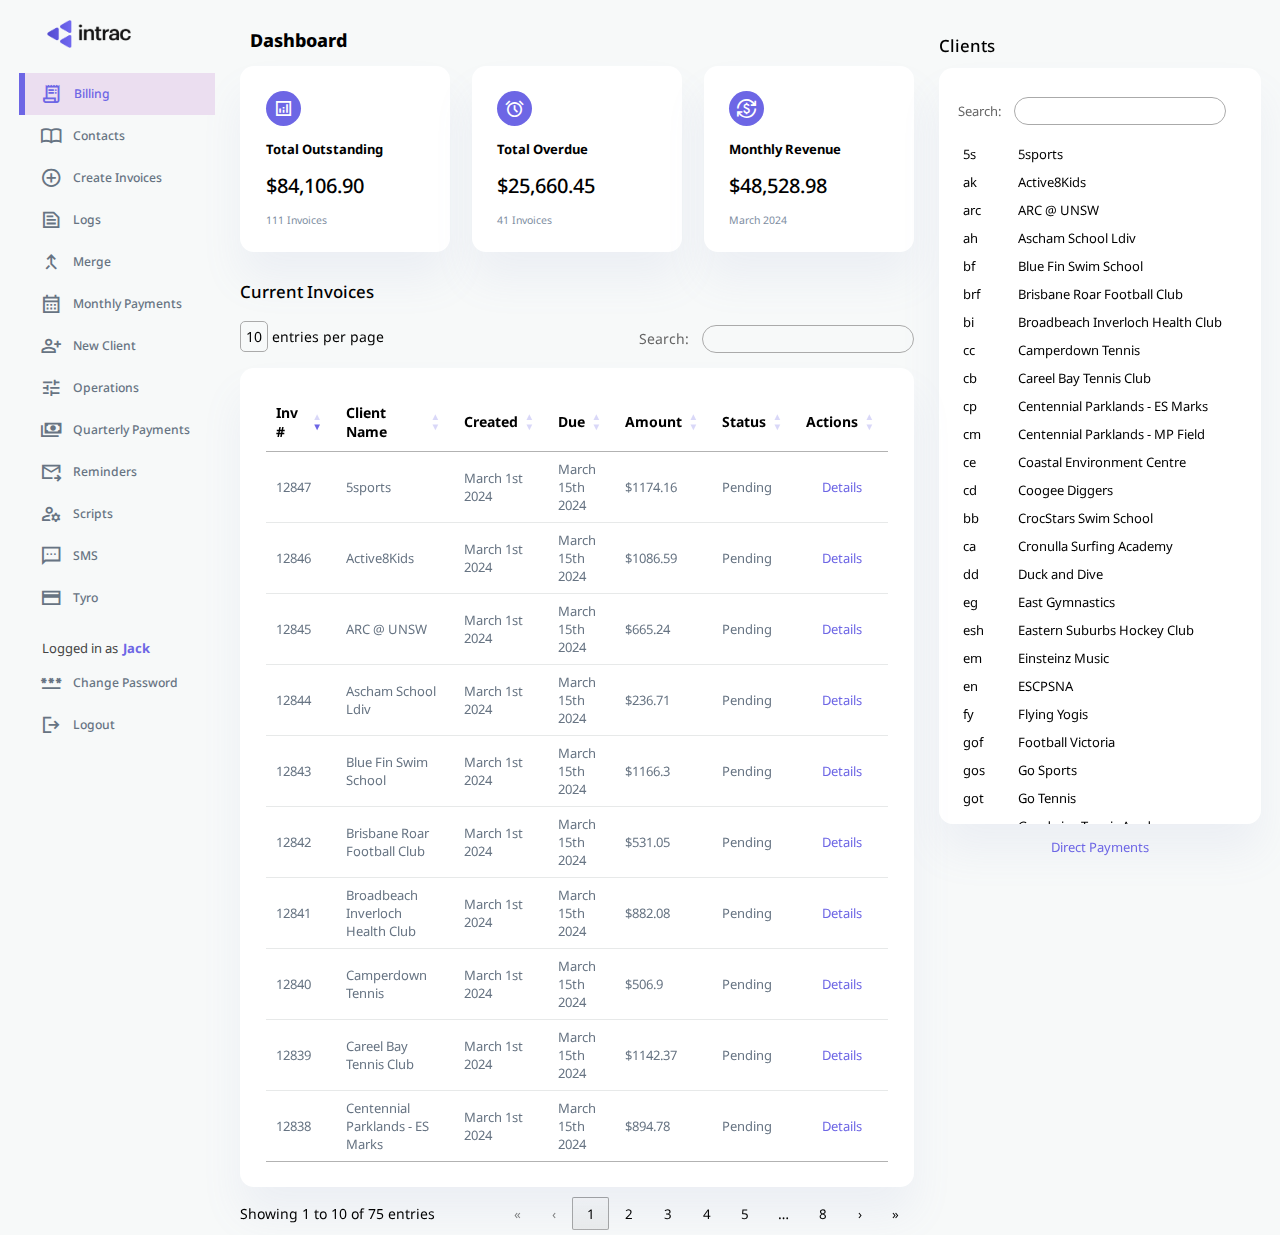
<file: index.html>
<!DOCTYPE html>
<html lang="en">
<head>
  <meta charset="UTF-8">
  <meta name="viewport" content="width=device-width, initial-scale=1.0">
  <title>Intrac Invoicing</title>
  <link rel="stylesheet" href="dataTables.dataTables.min.css"> <!--Naveen-->
  <link rel="stylesheet" href="dashboard1.css">
  <link rel="stylesheet" href="https://fonts.googleapis.com/css2?family=Material+Symbols+Sharp:opsz,wght,FILL,GRAD@20..48,100..700,0..1,-50..200" />
</head>
<body>
    <div class="overlay"></div>
    <div class="container">
        <!-- Modal-->
        <div class="modal-container">
            <div id="right_modal" class="modal-container open">
                <div class="modal-heading">
                    <div>Client</div>
                    <div class="close" id="close-btn">
                        <span class="material-symbols-sharp">
                            close
                        </span>
                    </div>
                </div>
                <div class="modal-body">
                    <div id="client_view" class="modal-content">
                        <div class="client-details">
                            <div class="detail">
                                <div class="detail-left">Client Code:</div>
                                <div class="detail-right" id="cl_client">ak</div>
                            </div>
                            <div class="detail">
                                <div class="detail-left">Type:</div>
                                <div class="detail-right" id="cl_type">School</div>
                            </div>
                            <div class="detail">
                                <div class="detail-left">Name:</div>
                                <div class="detail-right" id="cl_name">Active8Kids</div>
                            </div>
                            <div class="detail">
                                <div class="detail-left">Address:</div>
                                <div class="detail-right" id="cl_addr">1/70 Bronte Rd
            Bondi Junction NSW 2022</div>
                            </div>
                            <div class="detail">
                                <div class="detail-left">Contact:</div>
                                <div class="detail-right" id="cl_contact">Sara</div>
                            </div>
                            <div class="detail">
                                <div class="detail-left">Email:</div>
                                <div class="detail-right" id="cl_email"><a href="mailto:info@active8kids.com.au">info@active8kids.com.au</a></div>
                            </div>
                            <div class="detail">
                                <div class="detail-left">Phone:</div>
                                <div class="detail-right" id="cl_phone">0452500455</div>
                            </div>
                            <div class="detail">
                                <div class="detail-left">Admin:</div>
                                <div class="detail-right" id="cl_admin"><a href="mailto:Sara Tredler<info@active8kids.com.au>">Sara Tredler<info@active8kids.com.au></info@active8kids.com.au></a></div>
                            </div>
                            <div class="detail" id="cli_ccy_div" style="display: none;">
                                <div class="detail-left">Currency:</div>
                                <div class="detail-right" id="cl_ccy"></div>
                            </div>
                            <div class="detail">
                                <div class="detail-left">System:</div>
                                <div class="detail-right" id="cl_system"><a href="#">https://ak.intrac.com.au/admin/</a></div>
                            </div>
                            <div class="detail" id="cli_direct" style="">
                                <div class="detail-left">Payment:</div>
                                <div class="detail-right">Client is set up for direct payments</div>
                            </div>                    
                        </div>
                        <div class="recurring-items" id="cl_recur">
                            <div class="detail">
                                <div class="detail-left">Hosting fee</div> 
                                <div class="detail-right">Standard</div>
                                <div class="detail-right">50</div>
                            </div>
                            <div class="detail"> 
                                <div class="detail-left">Transaction fee</div> 
                                <div class="detail-right">Tennis bookings</div>
                                <div class="detail-right">0.008</div> 
                            </div>
                            <div class="detail">
                                <div class="detail-left"></div>
                                <div class="detail-right">Minimum</div>
                                <div class="detail-right">150</div>
                            </div>                
                            <div class="detail"> 
                                <div class="detail-left">SMS messages</div>
                                <div class="detail-right"></div>
                                <div class="detail-right">0.09</div>  
                            </div>
                        </div>
                        <div class="modal-btn">
                            <button>Add Recurring Item</button>
                        </div>
                        <div class="value">
                            <div class="value-left">Value (last 12 months)</div>
                            <div class="value-right" id="cl_yrtotal">$8,928.87</div>
                        </div>
                        <div class="client-invoices">
                            <table id="client_invoices_table" style="width: 100%">
                                <thead>
                                    <tr class="client-table-heading">
                                        <th>Invoice</th>
                                        <th>Status</th>
                                        <th>Created</th>
                                        <th>Due/Paid</th>
                                        <th>Amount</th>
                                    </tr>                        
                                </thead>
                                <tbody>
                                    <tr class="client-table-row">
                                        <td><a href="#" class="primary cli_inv_id">11182</a></td>
                                        <td>Paid</td>
                                        <td>1 Dec 2022</td>
                                        <td>13 Dec 2022</td>
                                        <td>$312.92</td>
                                    </tr>
                                    <tr class="client-table-row">
                                        <td><a href="#" class="primary cli_inv_id">11247</a></td>
                                        <td>Paid</td>
                                        <td>1 Jan 2023</td>
                                        <td>18 Jan 2023</td>
                                        <td>$519.74</td>
                                    </tr>
                                    <tr class="client-table-row">
                                        <td><a href="#" class="primary cli_inv_id">11312</a></td>
                                        <td>Paid</td>
                                        <td>1 Feb 2023</td>
                                        <td>1 Feb 2023</td>
                                        <td>$577.51</td>
                                    </tr>
                                    <tr class="client-table-row">
                                        <td><a href="#" class="primary cli_inv_id">11378</a></td>
                                        <td>Paid</td>
                                        <td>1 Mar 2023</td>
                                        <td>21 Mar 2023</td>
                                        <td>$488.94</td>
                                    </tr>
                                    <tr class="client-table-row">
                                        <td><a href="#" class="primary cli_inv_id">11442</a></td>
                                        <td>Paid</td>
                                        <td>1 Apr 2023</td>
                                        <td>2 Apr 2023</td>
                                        <td>$1,069.00</td>
                                    </tr>
                                    <tr class="client-table-row">
                                        <td><a href="#" class="primary cli_inv_id">11507</a></td>  
                                        <td>Paid</td>  <td>1 May 2023</td><td>17 May 2023</td>   <td>$597.21</td>  
                                    </tr>
                                    <tr class="client-table-row"> 
                                        <td><a href="#" class="primary cli_inv_id">11572</a></td>  <td>Paid</td>  <td>1 Jun 2023</td><td>21 Jun 2023</td>   <td>$508.58</td>  
                                    </tr>
                                    <tr class="client-table-row"> 
                                        <td><a href="#" class="primary cli_inv_id">11637</a></td>  <td>Paid</td>  <td>1 Jul 2023</td><td>19 Jul 2023</td>   <td>$1,433.79</td></tr><tr class="client-table-row"> <td><a href="#" class="primary cli_inv_id">11702</a></td>  <td>Paid</td>  <td>1 Aug 2023</td><td>3 Nov 2023</td><td>$480.10</td>
                                    </tr>
                                    <tr class="client-table-row"> 
                                        <td><a href="#" class="primary cli_inv_id">11767</a></td>  <td>Paid</td>  <td>1 Sep 2023</td><td>3 Nov 2023</td><td>$423.30</td>  </tr><tr class="client-table-row"> <td><a href="#" class="primary cli_inv_id">11831</a></td>  <td>Paid</td>  <td>2 Oct 2023</td><td>3 Nov 2023</td><td>$1,323.09</td>
                                    </tr>
                                    <tr class="client-table-row"> 
                                        <td><a href="#" class="primary cli_inv_id">12404</a></td>  <td>Paid</td>  <td>1 Nov 2023</td><td>3 Nov 2023</td><td>$332.67</td>  </tr><tr class="client-table-row"> <td><a href="#" class="primary cli_inv_id">12479</a></td>  <td>Paid</td>  <td>1 Dec 2023</td><td>2 Dec 2023</td><td>$506.07</td>  
                                    </tr>
                                    <tr class="client-table-row"> 
                                        <td><a href="#" class="primary cli_inv_id">12556</a></td>  <td>Paid</td>  <td>1 Jan 2024</td><td>2 Jan 2024</td><td>$1,241.55</td></tr><tr class="client-table-row"> <td><a href="#" class="primary cli_inv_id">12633</a></td>  <td>Paid</td>  <td>1 Feb 2024</td><td>2 Feb 2024</td><td>$628.14</td>
                                    </tr>
                                    <tr class="client-table-row"> <td><a href="#" class="primary cli_inv_id">12717</a></td>  <td>Pending</td>   <td>1 Mar 2024</td><td>15 Mar 2024</td>   <td>$385.37</td>  </tr><tr class="client-table-row"><td colspan="4" >Lifetime total:</td>  <td style="grid-column: 5">$10,827.97</td>                         
                                    </tr>
                                </tbody>
                            </table>
                        </div>
                        <div class="modal-btn">
                            <button>Add An Invoice</button>
                            <button>Create Current Invoice</button>
                            <button id="update-btn">Update Client Details</button>
                        </div>                    
                    </div> <!--end of client_view-->
                    <hr color="red" style="height: 2px; margin-top: 20px;">
                    <div id="invoice_view" class="modal-content" style="margin-top: 20px;">
                        <div class="client-details">
                            <div class="detail">
                                <div class="detail-left">Client:</div>
                                <div class="detail-right" id="in_client">Centennial Parklands - MP Field</div>
                            </div>
                            <div class="detail">
                                <div class="detail-left">Invoice:</div>
                                <div class="detail-right" id="in_invoice">11514</div>
                            </div>
                            <div class="detail">
                                <div class="detail-left">Created:</div>
                                <div class="detail-right" id="in_created">1 May 2023</div>
                            </div>
                            <div class="detail in-due-div">
                                <div class="detail-left">Due:</div>
                                <div class="detail-right">
                                    <div class="flex-align-center">
                                        <span id="in_due">31 May 2023</span>
                                        <span class="material-symbols-sharp span-buttons">
                                        edit_square
                                        </span>
                                    </div>
                                </div>
                            </div>
                            <div class="detail in-due-edit-div">
                                <div class="detail-left">Due:</div>
                                <div class="detail-right">
                                    <div class="flex-align-center">
                                        <input type="text" id="in_due_date" name="in_due_date" value="31 Jun 2024" autocomplete="off">
                                        <span class="material-symbols-sharp span-buttons">
                                        done
                                        </span>
                                    </div>
                                </div>
                            </div>                        
                            <div class="detail">
                                <div class="detail-left">Paid:</div>
                                <div class="detail-right" id="in_paid">31 Jul 2023</div>
                            </div>                  
                        </div>
                        <div class="recurring-items" id="in_items">
                            <div class="detail fivecol">
                                <div class="detail-right"><a href="#" class="primary">41472</a></div>
                                <div class="detail-right">1</div>
                                <div class="detail-right">Hosting fee<br>May 2023</div>
                                <div class="detail-right">50</div>
                                <div class="detail-right">$50.00</div>
                            </div>
                            <div class="detail fivecol">
                                <div class="detail-right"><a href="#" class="primary">41473</a></div>
                                <div class="detail-right">1</div>
                                <div class="detail-right">Transaction fee<br>Minimum fee based on revenues of $0<br>April 2023</div>
                                <div class="detail-right">150</div>
                                <div class="detail-right">$150.00</div>
                            </div>
                            <div class="detail fivecol">
                                <div class="detail-right"><a href="#" class="primary">41474</a></div>
                                <div class="detail-right">1</div>
                                <div class="detail-right">Payment gateway hosting fee<br>May 2023</div>
                                <div class="detail-right">20</div>
                                <div class="detail-right">$20.00</div>
                            </div>  
                            <div class="detail fivecol">
                                <div class="detail-right"></div>
                                <div class="detail-right"></div>
                                <div class="detail-right"></div>
                                <div class="detail-right">GST:</div>
                                <div class="detail-right">$22.00</div>
                            </div>      
                            <div class="detail fivecol">
                                <div class="detail-right"></div>
                                <div class="detail-right"></div>
                                <div class="detail-right"></div>
                                <div class="detail-right">Total:</div>
                                <div class="detail-right">$242.00</div>
                            </div> 
                        </div>
                        <div class="modal-btn">
                            <button>Record Payment</button>
                            <button>Display Invoice</button>
                            <button>Renew Invoice</button>
                        </div>                    
                    </div><!--end of invoice_view-->
                    <hr color="red" style="height: 2px; margin-top: 20px;">
                    <div id="item_view" class="modal-content" style="margin-top: 20px;">
                        <div class="client-details">
                            <div class="detail">
                                <div class="detail-left">Client:</div>
                                <div class="detail-right" id="itm_client">Centennial Parklands - MP Field</div>
                            </div>
                            <div class="detail">
                                <div class="detail-left">Invoice:</div>
                                <div class="detail-right" id="itm_invoice">11514</div>
                            </div>
                            <div class="detail">
                                <div class="detail-left">Created:</div>
                                <div class="detail-right" id="itm_created">1 May 2023</div>
                            </div>
                            <div class="detail">
                                <div class="detail-left">Due:</div>
                                <div class="detail-right" id="itm_due">31 May 2023</div>
                            </div>
                            <div class="detail">
                                <div class="detail-left">Item:</div>
                                <div class="detail-right" id="itm_item">41472</div>
                            </div> 
                            <div class="detail">
                                <div class="detail-left">Quantity:</div>
                                <div class="detail-right">
                                    <input type="text" id="itm_quantity" name="itm_quantity" value="1" autocomplete="off">
                                </div>
                            </div>
                            <div class="detail">
                                <div class="detail-left">Description:</div>
                                <div class="detail-right">
                                    <textarea id="itm_description" name="itm_description" cols="44" rows="4">Hosting fee March 2024</textarea>
                                </div>
                            </div>
                            <div class="detail">
                                <div class="detail-left">Unit:</div>
                                <div class="detail-right">
                                    <input type="text" id="itm_unit" name="itm_unit" value="50" autocomplete="off">
                                </div>
                            </div>
                        </div>
                        <div class="modal-btn">
                            <button>Save</button>
                            <button>Delete this item</button>
                        </div>                    
                    </div><!--end of item_view-->
                    <hr color="red" style="height: 2px; margin-top: 20px;">
                    <div id="bill_view" class="modal-content" style="margin-top: 20px;">
                        <div class="recurring-items">    
                            <div class="detail">
                                <div class="detail-right"><a href="#" class="primary">&lt;--</a></div>
                                <div class="detail-right month">March 2024</div>
                                <div class="detail-right"><a href="#" class="primary">--&gt;</a></div>
                            </div> 
                        </div>
                        <div class="client-invoices">
                            <table id="bill_table" style="width: 100%">
                                <thead>
                                    <tr class="client-table-heading fourcol">
                                        <th>Date</th>
                                        <th>Invoice</th>
                                        <th>Client</th>
                                        <th>Amount</th>
                                    </tr>                        
                                </thead>
                                <tbody>
                                    <tr class="client-table-row fourcol">
                                        <td>1 Mar 2024</td>
                                        <td>12716</td>
                                        <td>5sports</td>
                                        <td>$636.43</td>
                                    </tr>
                                    <tr class="client-table-row fourcol">
                                        <td>10 Mar 2024</td>
                                        <td>12717</td>
                                        <td>Active8Kids</td>
                                        <td>$350.34</td>
                                    </tr>
                                    <tr class="client-table-row fourcol">
                                        <td>1 Mar 2024</td>
                                        <td>12718</td>
                                        <td>ARC @ UNSW</td>
                                        <td>$900.00</td>
                                    </tr>
                                    <tr class="client-table-row fourcol">
                                        <td>10 Mar 2024</td>
                                        <td>12719</td>
                                        <td>Ascham School Ltd</td>
                                        <td>$50.00</td>
                                    </tr>
                                    <tr class="client-table-row fourcol">
                                        <td>1 Mar 2024</td>
                                        <td>12720</td>
                                        <td>Blue Fin Swim School</td>
                                        <td>$500.72</td>
                                    </tr>
                                    <tr class="client-table-row fourcol">
                                        <td>Total:</td>
                                        <td></td>
                                        <td></td>
                                        <td>$2500.72</td>
                                    </tr>
                                </tbody>
                            </table>
                        </div>                    
                        <div class="modal-btn">
                            <button>Value By Client</button>
                            <button>Billing Summary Report</button>
                            <button>Billing Annual Summary</button>
                        </div>                    
                    </div><!--end of bill_view-->
                    <hr color="red" style="height: 2px; margin-top: 20px;">
                    <div id="reminder_view" class="modal-content" style="margin-top: 20px;">
                        <div class="client-details">
                            <div class="detail">
                                <div class="detail-left">Type of client:</div>
                                <div class="detail-right">
                                    <select name="rem_client_type" id="rem_client_type">
                                        <option value="Tennis">Tennis</option>
                                        <option value="Surf School">Surf School</option>
                                        <option value="Swim School">Swim School</option>
                                        <option value="School">School</option>
                                        <option value="Trip">Trip</option>
                                        <option value="Sports Centre">Sports Centre</option>
                                    </select>  
                                </div>
                            </div>                
                        </div>
                        <div class="recurring-items" id="rem_items">
                            <div class="detail remind">
                                <div class="detail-right"><input type="checkbox" name="client" value="5s" checked=""></div>
                                <div class="detail-right">5sports</div>
                                <div class="detail-right">12716 15 Mar 2024 $700.07</div>
                            </div>
                            <div class="detail remind">
                                <div class="detail-right"><input type="checkbox" name="client" value="cb" checked=""></div>
                                <div class="detail-right">Careel Bay Tennis Club</div>
                                <div class="detail-right">12724 1 Mar 2024 $93.67</div>
                            </div>                        
                            <div class="detail remind">
                                <div class="detail-right"><input type="checkbox" name="client" value="bwa" checked=""></div>
                                <div class="detail-right">Western Australian Basketball Federation</div>
                                <div class="detail-right">12626 15 Jan 2024 $770.00<br>12703 5 Feb 2024 $770.00<br>12842 15 Mar 2024 $12770.00</div>
                            </div>                        
                        </div>
                        <div class="modal-btn">
                            <button>Send Reminders</button>
                        </div>                    
                    </div><!--end of reminder_view-->                
                </div>    
            </div>
        </div>
        <div class="modal-container modal2">
            <div id="right_modal" class="modal-container open">
                <div class="modal-heading">
                    <div>Client</div>
                    <div class="close" id="close-btn2">
                        <span class="material-symbols-sharp">
                            close
                        </span>
                    </div>
                </div>
                <div class="modal-body">
                    <div id="client_view" class="modal-content">
                        <div class="client-details">
                            <div class="detail">
                                <div class="detail-left">Client Code:</div>
                                <div class="detail-right" id="cl_client">ak</div>
                            </div>
                            <div class="detail">
                                <div class="detail-left">Type:</div>
                                <div class="detail-right" id="cl_type">School</div>
                            </div>
                            <div class="detail">
                                <div class="detail-left">Name:</div>
                                <div class="detail-right" id="cl_name">Active8Kids</div>
                            </div>
                            <div class="detail">
                                <div class="detail-left">Address:</div>
                                <div class="detail-right" id="cl_addr">1/70 Bronte Rd
            Bondi Junction NSW 2022</div>
                            </div>
                            <div class="detail">
                                <div class="detail-left">Contact:</div>
                                <div class="detail-right" id="cl_contact">Sara</div>
                            </div>
                            <div class="detail">
                                <div class="detail-left">Email:</div>
                                <div class="detail-right" id="cl_email"><a href="mailto:info@active8kids.com.au">info@active8kids.com.au</a></div>
                            </div>
                            <div class="detail">
                                <div class="detail-left">Phone:</div>
                                <div class="detail-right" id="cl_phone">0452500455</div>
                            </div>
                            <div class="detail">
                                <div class="detail-left">Admin:</div>
                                <div class="detail-right" id="cl_admin"><a href="mailto:Sara Tredler<info@active8kids.com.au>">Sara Tredler<info@active8kids.com.au></info@active8kids.com.au></a></div>
                            </div>
                            <div class="detail" id="cli_ccy_div" style="display: none;">
                                <div class="detail-left">Currency:</div>
                                <div class="detail-right" id="cl_ccy"></div>
                            </div>
                            <div class="detail">
                                <div class="detail-left">System:</div>
                                <div class="detail-right" id="cl_system"><a href="#">https://ak.intrac.com.au/admin/</a></div>
                            </div>
                            <div class="detail" id="cli_direct" style="">
                                <div class="detail-left">Payment:</div>
                                <div class="detail-right">Client is set up for direct payments</div>
                            </div>                    
                        </div>
                        <div class="recurring-items" id="cl_recur">
                            <div class="detail">
                                <div class="detail-left">Hosting fee</div> 
                                <div class="detail-right">Standard</div>
                                <div class="detail-right">50</div>
                            </div>
                            <div class="detail"> 
                                <div class="detail-left">Transaction fee</div> 
                                <div class="detail-right">Tennis bookings</div>
                                <div class="detail-right">0.008</div> 
                            </div>
                            <div class="detail">
                                <div class="detail-left"></div>
                                <div class="detail-right">Minimum</div>
                                <div class="detail-right">150</div>
                            </div>                
                            <div class="detail"> 
                                <div class="detail-left">SMS messages</div>
                                <div class="detail-right"></div>
                                <div class="detail-right">0.09</div>  
                            </div>
                        </div>
                        <div class="modal-btn">
                            <button>Add Recurring Item</button>
                        </div>
                        <div class="value">
                            <div class="value-left">Value (last 12 months)</div>
                            <div class="value-right" id="cl_yrtotal">$8,928.87</div>
                        </div>
                        <div class="client-invoices">
                            <table id="client_invoices_table" style="width: 100%">
                                <thead>
                                    <tr class="client-table-heading">
                                        <th>Invoice</th>
                                        <th>Status</th>
                                        <th>Created</th>
                                        <th>Due/Paid</th>
                                        <th>Amount</th>
                                    </tr>                        
                                </thead>
                                <tbody>
                                    <tr class="client-table-row">
                                        <td><a href="#" class="primary cli_inv_id">11182</a></td>
                                        <td>Paid</td>
                                        <td>1 Dec 2022</td>
                                        <td>13 Dec 2022</td>
                                        <td>$312.92</td>
                                    </tr>
                                    <tr class="client-table-row">
                                        <td><a href="#" class="primary cli_inv_id">11247</a></td>
                                        <td>Paid</td>
                                        <td>1 Jan 2023</td>
                                        <td>18 Jan 2023</td>
                                        <td>$519.74</td>
                                    </tr>
                                    <tr class="client-table-row">
                                        <td><a href="#" class="primary cli_inv_id">11312</a></td>
                                        <td>Paid</td>
                                        <td>1 Feb 2023</td>
                                        <td>1 Feb 2023</td>
                                        <td>$577.51</td>
                                    </tr>
                                    <tr class="client-table-row">
                                        <td><a href="#" class="primary cli_inv_id">11378</a></td>
                                        <td>Paid</td>
                                        <td>1 Mar 2023</td>
                                        <td>21 Mar 2023</td>
                                        <td>$488.94</td>
                                    </tr>
                                    <tr class="client-table-row">
                                        <td><a href="#" class="primary cli_inv_id">11442</a></td>
                                        <td>Paid</td>
                                        <td>1 Apr 2023</td>
                                        <td>2 Apr 2023</td>
                                        <td>$1,069.00</td>
                                    </tr>
                                    <tr class="client-table-row">
                                        <td><a href="#" class="primary cli_inv_id">11507</a></td>  
                                        <td>Paid</td>  <td>1 May 2023</td><td>17 May 2023</td>   <td>$597.21</td>  
                                    </tr>
                                    <tr class="client-table-row"> 
                                        <td><a href="#" class="primary cli_inv_id">11572</a></td>  <td>Paid</td>  <td>1 Jun 2023</td><td>21 Jun 2023</td>   <td>$508.58</td>  
                                    </tr>
                                    <tr class="client-table-row"> 
                                        <td><a href="#" class="primary cli_inv_id">11637</a></td>  <td>Paid</td>  <td>1 Jul 2023</td><td>19 Jul 2023</td>   <td>$1,433.79</td></tr><tr class="client-table-row"> <td><a href="#" class="primary cli_inv_id">11702</a></td>  <td>Paid</td>  <td>1 Aug 2023</td><td>3 Nov 2023</td><td>$480.10</td>
                                    </tr>
                                    <tr class="client-table-row"> 
                                        <td><a href="#" class="primary cli_inv_id">11767</a></td>  <td>Paid</td>  <td>1 Sep 2023</td><td>3 Nov 2023</td><td>$423.30</td>  </tr><tr class="client-table-row"> <td><a href="#" class="primary cli_inv_id">11831</a></td>  <td>Paid</td>  <td>2 Oct 2023</td><td>3 Nov 2023</td><td>$1,323.09</td>
                                    </tr>
                                    <tr class="client-table-row"> 
                                        <td><a href="#" class="primary cli_inv_id">12404</a></td>  <td>Paid</td>  <td>1 Nov 2023</td><td>3 Nov 2023</td><td>$332.67</td>  </tr><tr class="client-table-row"> <td><a href="#" class="primary cli_inv_id">12479</a></td>  <td>Paid</td>  <td>1 Dec 2023</td><td>2 Dec 2023</td><td>$506.07</td>  
                                    </tr>
                                    <tr class="client-table-row"> 
                                        <td><a href="#" class="primary cli_inv_id">12556</a></td>  <td>Paid</td>  <td>1 Jan 2024</td><td>2 Jan 2024</td><td>$1,241.55</td></tr><tr class="client-table-row"> <td><a href="#" class="primary cli_inv_id">12633</a></td>  <td>Paid</td>  <td>1 Feb 2024</td><td>2 Feb 2024</td><td>$628.14</td>
                                    </tr>
                                    <tr class="client-table-row"> <td><a href="#" class="primary cli_inv_id">12717</a></td>  <td>Pending</td>   <td>1 Mar 2024</td><td>15 Mar 2024</td>   <td>$385.37</td>  </tr><tr class="client-table-row"><td colspan="4" >Lifetime total:</td>  <td style="grid-column: 5">$10,827.97</td>                         
                                    </tr>
                                </tbody>
                            </table>
                        </div>
                        <div class="modal-btn">
                            <button>Add An Invoice</button>
                            <button>Create Current Invoice</button>
                            <button>Update Client Details</button>
                        </div>                    
                    </div> <!--end of client_view-->
                    <hr color="red" style="height: 2px; margin-top: 20px;">
                    <div id="invoice_view" class="modal-content" style="margin-top: 20px;">
                        <div class="client-details">
                            <div class="detail">
                                <div class="detail-left">Client:</div>
                                <div class="detail-right" id="in_client">Centennial Parklands - MP Field</div>
                            </div>
                            <div class="detail">
                                <div class="detail-left">Invoice:</div>
                                <div class="detail-right" id="in_invoice">11514</div>
                            </div>
                            <div class="detail">
                                <div class="detail-left">Created:</div>
                                <div class="detail-right" id="in_created">1 May 2023</div>
                            </div>
                            <div class="detail in-due-div">
                                <div class="detail-left">Due:</div>
                                <div class="detail-right">
                                    <div class="flex-align-center">
                                        <span id="in_due">31 May 2023</span>
                                        <span class="material-symbols-sharp span-buttons">
                                        edit_square
                                        </span>
                                    </div>
                                </div>
                            </div>
                            <div class="detail in-due-edit-div">
                                <div class="detail-left">Due:</div>
                                <div class="detail-right">
                                    <div class="flex-align-center">
                                        <input type="text" id="in_due_date" name="in_due_date" value="31 Jun 2024" autocomplete="off">
                                        <span class="material-symbols-sharp span-buttons">
                                        done
                                        </span>
                                    </div>
                                </div>
                            </div>                        
                            <div class="detail">
                                <div class="detail-left">Paid:</div>
                                <div class="detail-right" id="in_paid">31 Jul 2023</div>
                            </div>                  
                        </div>
                        <div class="recurring-items" id="in_items">
                            <div class="detail fivecol">
                                <div class="detail-right"><a href="#" class="primary">41472</a></div>
                                <div class="detail-right">1</div>
                                <div class="detail-right">Hosting fee<br>May 2023</div>
                                <div class="detail-right">50</div>
                                <div class="detail-right">$50.00</div>
                            </div>
                            <div class="detail fivecol">
                                <div class="detail-right"><a href="#" class="primary">41473</a></div>
                                <div class="detail-right">1</div>
                                <div class="detail-right">Transaction fee<br>Minimum fee based on revenues of $0<br>April 2023</div>
                                <div class="detail-right">150</div>
                                <div class="detail-right">$150.00</div>
                            </div>
                            <div class="detail fivecol">
                                <div class="detail-right"><a href="#" class="primary">41474</a></div>
                                <div class="detail-right">1</div>
                                <div class="detail-right">Payment gateway hosting fee<br>May 2023</div>
                                <div class="detail-right">20</div>
                                <div class="detail-right">$20.00</div>
                            </div>  
                            <div class="detail fivecol">
                                <div class="detail-right"></div>
                                <div class="detail-right"></div>
                                <div class="detail-right"></div>
                                <div class="detail-right">GST:</div>
                                <div class="detail-right">$22.00</div>
                            </div>      
                            <div class="detail fivecol">
                                <div class="detail-right"></div>
                                <div class="detail-right"></div>
                                <div class="detail-right"></div>
                                <div class="detail-right">Total:</div>
                                <div class="detail-right">$242.00</div>
                            </div> 
                        </div>
                        <div class="modal-btn">
                            <button>Record Payment</button>
                            <button>Display Invoice</button>
                            <button>Renew Invoice</button>
                        </div>                    
                    </div><!--end of invoice_view-->
                    <hr color="red" style="height: 2px; margin-top: 20px;">
                    <div id="item_view" class="modal-content" style="margin-top: 20px;">
                        <div class="client-details">
                            <div class="detail">
                                <div class="detail-left">Client:</div>
                                <div class="detail-right" id="itm_client">Centennial Parklands - MP Field</div>
                            </div>
                            <div class="detail">
                                <div class="detail-left">Invoice:</div>
                                <div class="detail-right" id="itm_invoice">11514</div>
                            </div>
                            <div class="detail">
                                <div class="detail-left">Created:</div>
                                <div class="detail-right" id="itm_created">1 May 2023</div>
                            </div>
                            <div class="detail">
                                <div class="detail-left">Due:</div>
                                <div class="detail-right" id="itm_due">31 May 2023</div>
                            </div>
                            <div class="detail">
                                <div class="detail-left">Item:</div>
                                <div class="detail-right" id="itm_item">41472</div>
                            </div> 
                            <div class="detail">
                                <div class="detail-left">Quantity:</div>
                                <div class="detail-right">
                                    <input type="text" id="itm_quantity" name="itm_quantity" value="1" autocomplete="off">
                                </div>
                            </div>
                            <div class="detail">
                                <div class="detail-left">Description:</div>
                                <div class="detail-right">
                                    <textarea id="itm_description" name="itm_description" cols="44" rows="4">Hosting fee March 2024</textarea>
                                </div>
                            </div>
                            <div class="detail">
                                <div class="detail-left">Unit:</div>
                                <div class="detail-right">
                                    <input type="text" id="itm_unit" name="itm_unit" value="50" autocomplete="off">
                                </div>
                            </div>
                        </div>
                        <div class="modal-btn">
                            <button>Save</button>
                            <button>Delete this item</button>
                        </div>                    
                    </div><!--end of item_view-->
                    <hr color="red" style="height: 2px; margin-top: 20px;">
                    <div id="bill_view" class="modal-content" style="margin-top: 20px;">
                        <div class="recurring-items">    
                            <div class="detail">
                                <div class="detail-right"><a href="#" class="primary">&lt;--</a></div>
                                <div class="detail-right month">March 2024</div>
                                <div class="detail-right"><a href="#" class="primary">--&gt;</a></div>
                            </div> 
                        </div>
                        <div class="client-invoices">
                            <table id="bill_table" style="width: 100%">
                                <thead>
                                    <tr class="client-table-heading fourcol">
                                        <th>Date</th>
                                        <th>Invoice</th>
                                        <th>Client</th>
                                        <th>Amount</th>
                                    </tr>                        
                                </thead>
                                <tbody>
                                    <tr class="client-table-row fourcol">
                                        <td>1 Mar 2024</td>
                                        <td>12716</td>
                                        <td>5sports</td>
                                        <td>$636.43</td>
                                    </tr>
                                    <tr class="client-table-row fourcol">
                                        <td>10 Mar 2024</td>
                                        <td>12717</td>
                                        <td>Active8Kids</td>
                                        <td>$350.34</td>
                                    </tr>
                                    <tr class="client-table-row fourcol">
                                        <td>1 Mar 2024</td>
                                        <td>12718</td>
                                        <td>ARC @ UNSW</td>
                                        <td>$900.00</td>
                                    </tr>
                                    <tr class="client-table-row fourcol">
                                        <td>10 Mar 2024</td>
                                        <td>12719</td>
                                        <td>Ascham School Ltd</td>
                                        <td>$50.00</td>
                                    </tr>
                                    <tr class="client-table-row fourcol">
                                        <td>1 Mar 2024</td>
                                        <td>12720</td>
                                        <td>Blue Fin Swim School</td>
                                        <td>$500.72</td>
                                    </tr>
                                    <tr class="client-table-row fourcol">
                                        <td>Total:</td>
                                        <td></td>
                                        <td></td>
                                        <td>$2500.72</td>
                                    </tr>
                                </tbody>
                            </table>
                        </div>                    
                        <div class="modal-btn">
                            <button>Value By Client</button>
                            <button>Billing Summary Report</button>
                            <button>Billing Annual Summary</button>
                        </div>                    
                    </div><!--end of bill_view-->
                    <hr color="red" style="height: 2px; margin-top: 20px;">
                    <div id="reminder_view" class="modal-content" style="margin-top: 20px;">
                        <div class="client-details">
                            <div class="detail">
                                <div class="detail-left">Type of client:</div>
                                <div class="detail-right">
                                    <select name="rem_client_type" id="rem_client_type">
                                        <option value="Tennis">Tennis</option>
                                        <option value="Surf School">Surf School</option>
                                        <option value="Swim School">Swim School</option>
                                        <option value="School">School</option>
                                        <option value="Trip">Trip</option>
                                        <option value="Sports Centre">Sports Centre</option>
                                    </select>  
                                </div>
                            </div>                
                        </div>
                        <div class="recurring-items" id="rem_items">
                            <div class="detail remind">
                                <div class="detail-right"><input type="checkbox" name="client" value="5s" checked=""></div>
                                <div class="detail-right">5sports</div>
                                <div class="detail-right">12716 15 Mar 2024 $700.07</div>
                            </div>
                            <div class="detail remind">
                                <div class="detail-right"><input type="checkbox" name="client" value="cb" checked=""></div>
                                <div class="detail-right">Careel Bay Tennis Club</div>
                                <div class="detail-right">12724 1 Mar 2024 $93.67</div>
                            </div>                        
                            <div class="detail remind">
                                <div class="detail-right"><input type="checkbox" name="client" value="bwa" checked=""></div>
                                <div class="detail-right">Western Australian Basketball Federation</div>
                                <div class="detail-right">12626 15 Jan 2024 $770.00<br>12703 5 Feb 2024 $770.00<br>12842 15 Mar 2024 $12770.00</div>
                            </div>                        
                        </div>
                        <div class="modal-btn">
                            <button>Send Reminders</button>
                        </div>                    
                    </div><!--end of reminder_view-->                
                </div>    
            </div>
        </div>
        <!-- Navbar -->
        <nav>
            <div class="top">
                <div class="logo">
                    <img src="company-logo.png" alt="">
                </div>
                <div class="close" id="close-btn">
                    <span class="material-symbols-sharp">
                        close
                    </span>
                </div>
            </div>
            <div class="sidebar">
                <a href="#" class="active">
                    <span class="material-symbols-sharp">
                        receipt_long
                        </span>
                    <h3>Billing</h3>
                </a>
                <a id="contacts" href="#">
                    <span class="material-symbols-sharp">
                        import_contacts
                        </span>
                    <h3>Contacts</h3>
                </a>
                <a href="#">
                    <span class="material-symbols-sharp">
                        add_circle
                        </span>
                    <h3>Create Invoices</h3>
                </a>
            
                <a href="#">
                    <span class="material-symbols-sharp">
                        text_snippet
                        </span>
                    <h3>Logs</h3>
                </a>
               

                <a href="#">
                    <span class="material-symbols-sharp">
                        merge_type
                        </span>
                    <h3>Merge</h3>
                </a>
                <a href="#">
                    <span class="material-symbols-sharp">
                        calendar_month
                        </span>
                    <h3>Monthly Payments</h3>
                </a>
                
               
                
                <a href="#">
                    <span class="material-symbols-sharp">
                        person_add
                        </span>
                    <h3>New Client</h3>
                </a>
                <a href="#">
                    <span class="material-symbols-sharp">
                        tune
                        </span>
                    <h3>Operations</h3>
                </a>
                <a href="#">
                    <span class="material-symbols-sharp">
                        payments
                        </span>
                    <h3>Quarterly Payments</h3>
                </a>
               
                <a href="#">
                    <span class="material-symbols-sharp">
                        forward_to_inbox
                        </span>
                    <h3>Reminders</h3>
                </a>
                <a href="#">
                    <span class="material-symbols-sharp">
                        manage_accounts
                        </span>
                    <h3>Scripts</h3>
                </a>
                <a href="#">
                    <span class="material-symbols-sharp">
                        sms
                        </span>
                    <h3>SMS</h3>
                </a>
                <a href="#">
                    <span class="material-symbols-sharp">
                        credit_card
                        </span>
                    <h3>Tyro</h3>
                </a>
                
                <div class="bottom">
                <div class="logged-in">Logged in as <b>Jack</b></div>    
                <a href="#">
                    <span class="material-symbols-sharp">
                        password
                        </span>
                    <h3>Change Password</h3>
                </a>
                <a href="#">
                    <span class="material-symbols-sharp">
                        logout
                        </span>
                    <h3>Logout</h3> 
                </a>
                </div>
            </div>
        </nav>
        <!-- End of Navbar -->
        <main>
            <h1> Dashboard</h1>
            <div class="insights">
                <div class="outstanding">
                    <span class="material-symbols-sharp">
                        analytics
                     </span>
                    <div class="middle">
                        <div class="left">
                            <h3>Total Outstanding</h3>
                            <h1>$84,106.90</h1>
                        </div>
                    </div>
                    <small class="text-muted">111 Invoices</small>
                </div>
                <!-- End of Total Outstanding-->
                <div class="overdue">
                    <span class="material-symbols-sharp">
                        alarm
                        </span>
                    <div class="middle">
                        <div class="left">
                            <h3>Total Overdue</h3>
                            <h1>$25,660.45</h1>
                        </div>
                    </div>
                    <small class="text-muted">41 Invoices</small>
                </div>
                <!-- End of Total Overdue-->
                <div class="revenue">
                    <span class="material-symbols-sharp">
                        currency_exchange
                        </span>
                    <div class="middle">
                        <div class="left">
                            <h3>Monthly Revenue</h3>
                            <h1>$48,528.98</h1>
                        </div>
                    </div>
                    <small class="text-muted">March 2024</small>
                </div>
                <!-- End of Total Monthly Revenue-->
            </div>
            <!-- End of Insights-->
            <div class="current-invoices">
                <div class="top">
                    <div><h2>Current Invoices</h2></div>
                </div>
                <table id="invoices_table"> <!--Naveen added id to this table -->
                    <thead>
                        <tr>
                            <th>Inv #</th>
                            <th>Client Name</th>
                            <th>Created</th>
                            <th>Due</th>
                            <th>Amount</th>
                            <th>Status</th>
                            <th>Actions</th>
                        </tr>
                    </thead>
                </table>
            </div>
        </main>
        <!-- End of Main-->
        <div class="right">
            <!-- End of Top-->
            <div class="current-clients">
                <div class="top">
                <h2>Clients</h2>
                

                </form></div>
                <ul class="clients">

                    <!--Naveen start-->
                    <table id="clients_table">
                        <thead style="display: none">
                            <tr>
                                <th>Code</th>
                                <th>Name</th>
                            </tr>
                        </thead>
                        <tbody>
                        </tbody>
                    </table>
                    <!--Naveen end-->


                        <!-- Naveen comment all these --
  
                        <a href="javascript:pop('client.cfm?client=5s')">
                            <div class="client-code">5s</div>
                            <div class="client-name">5sports</div></a>
                        
                      
                        <a href="javascript:pop('client.cfm?client=ak')"><div class="client-code">ak</div>
                            <div class="client-name">Active8Kids</div></a>
                        
                      
                        <a href="javascript:pop('client.cfm?client=arc')"><div class="client-code">arc</div>
                            <div class="client-name">ARC @ UNSW</div></a>
                        
                      
                        <a href="javascript:pop('client.cfm?client=ah')">Ascham School Ldiv</a>
                        
                      
                        <a href="javascript:pop('client.cfm?client=bf')">Blue Fin Swim School</a>
                        
                      
                        <a href="javascript:pop('client.cfm?client=brf')">Brisbane Roar Football Club</a>
                        
                      
                        <a href="javascript:pop('client.cfm?client=bi')">Broadbeach Inverloch Health Club</a>
                        
                      
                        <a href="javascript:pop('client.cfm?client=cc')">Camperdown Tennis</a>
                        
                      
                        <a href="javascript:pop('client.cfm?client=cb')">Careel Bay Tennis Club</a>
                        
                      
                        <a href="javascript:pop('client.cfm?client=cp')">Centennial Parklands - ES Marks</a>
                        
                      
                        <a href="javascript:pop('client.cfm?client=cm')">Centennial Parklands - MP Field</a>
                        
                      
                        <a href="javascript:pop('client.cfm?client=ce')">Coastal Environment Centre</a>
                        
                      
                        <a href="javascript:pop('client.cfm?client=cd')">Coogee Diggers</a>
                        
                      
                        <a href="javascript:pop('client.cfm?client=bb')">CrocStars Swim School</a>
                        
                      
                        <a href="javascript:pop('client.cfm?client=ca')">Cronulla Surfing Academy</a>
                        
                      
                        <a href="javascript:pop('client.cfm?client=dd')">Duck and Dive</a>
                        
                      
                        <a href="javascript:pop('client.cfm?client=eg')">East Gymnastics</a>
                        
                      
                        <a href="javascript:pop('client.cfm?client=esh')">Eastern Suburbs Hockey Club</a>
                        
                      
                        <a href="javascript:pop('client.cfm?client=em')">Einsteinz Music</a>
                        
                      
                        <a href="javascript:pop('client.cfm?client=en')">ESCPSNA</a>
                        
                      
                        <a href="javascript:pop('client.cfm?client=fy')">Flying Yogis</a>
                        
                      
                        <a href="javascript:pop('client.cfm?client=gof')">Football Victoria</a>
                        
                      
                        <a href="javascript:pop('client.cfm?client=gos')">Go Sports</a>
                        
                      
                        <a href="javascript:pop('client.cfm?client=got')">Go Tennis</a>
                        
                      
                        <a href="javascript:pop('client.cfm?client=gb')">Golden Goal Bankstown</a>
                        
                      
                        <a href="javascript:pop('client.cfm?client=mv')">Goodwins Tennis Academy</a>
                        
                      
                        <a href="javascript:pop('client.cfm?client=gz')">Gymkidz</a>
                        
                      
                        <a href="javascript:pop('client.cfm?client=ho')">H2O Swimming Works</a>
                        
                      
                        <a href="javascript:pop('client.cfm?client=hh')">Hunters Hill Club</a>
                        
                      
                        <a href="javascript:pop('client.cfm?client=im')">Immanuel Lutheran College</a>
                        
                      
                        <a href="javascript:pop('client.cfm?client=sg')">Inspire Tennis</a>
                        
                      
                        <a href="javascript:pop('client.cfm?client=je')">Jensen's Tennis Centre</a>
                        
                      
                        <a href="javascript:pop('client.cfm?client=ki')">Kickeroos</a>
                        
                      
                        <a href="javascript:pop('client.cfm?client=kc')">Kincoppal - Rose Bay</a>
                        
                      
                        <a href="javascript:pop('client.cfm?client=kbf')">Kory Babington Football Academy</a>
                        
                      
                        <a href="javascript:pop('client.cfm?client=lh')">Langham Hotels</a>
                        
                      
                        <a href="javascript:pop('client.cfm?client=lv')">Learn to Swim Victoria</a>
                        
                      
                        <a href="javascript:pop('client.cfm?client=la')">Lennox Aquatic</a>
                        <div>
    
  
                            <a href="javascript:pop('client.cfm?client=li')">Little Alfred Tennis Centre</a>
                            
                          
                            <a href="javascript:pop('client.cfm?client=lm')">Little Monsters Swim School</a>
                            
                          
                            <a href="javascript:pop('client.cfm?client=ld')">Love'n Deuce</a>
                            
                          
                            <a href="javascript:pop('client.cfm?client=lp')">Lyne Park Tennis Centre</a>
                            
                          
                            <a href="javascript:pop('client.cfm?client=ms')">Manly Surf School</a>
                            
                          
                            <a href="javascript:pop('client.cfm?client=mg')">Melbourne Golf Coaching</a>
                            
                          
                            <a href="javascript:pop('client.cfm?client=mj')">Mojosurf</a>
                            
                          
                            <a href="javascript:pop('client.cfm?client=me')">Mojosurf Europe</a>
                            
                          
                            <a href="javascript:pop('client.cfm?client=mi')">Mojosurf Indonesia</a>
                            
                          
                            <a href="javascript:pop('client.cfm?client=mp')">Moore Park Golf</a>
                            
                          
                            <a href="javascript:pop('client.cfm?client=mb')">Music Bus</a>
                            
                          
                            <a href="javascript:pop('client.cfm?client=nb')">Neutral Bay Club</a>
                            
                          
                            <a href="javascript:pop('client.cfm?client=nmc')">North Midlands Council</a>
                            
                          
                            <a href="javascript:pop('client.cfm?client=pi')">Northern Beaches Council</a>
                            
                          
                            <a href="javascript:pop('client.cfm?client=og')">Oceanic Gymnastics Centre</a>
                            
                          
                            <a href="javascript:pop('client.cfm?client=pl')">Parklands Sports Centre</a>
                            
                          
                            <a href="javascript:pop('client.cfm?client=pe')">Penrith City Council</a>
                            
                          
                            <a href="javascript:pop('client.cfm?client=pfc')">Per4orm Cricket</a>
                            
                          
                            <a href="javascript:pop('client.cfm?client=pg')">Pittwater Golf Centre</a>
                            
                          
                            <a href="javascript:pop('client.cfm?client=qw')">Queenwood School Aquatics</a>
                            
                          
                            <a href="javascript:pop('client.cfm?client=qt')">QUT Sport</a>
                            
                          
                            <a href="javascript:pop('client.cfm?client=rs')">Rising Star Tennis Academy</a>
                            
                          
                            <a href="javascript:pop('client.cfm?client=rt')">RSTA Bungendore Park Tennis Club</a>
                            
                          
                            <a href="javascript:pop('client.cfm?client=sb')">School Bands Australia</a>
                            
                          
                            <a href="javascript:pop('client.cfm?client=stg')">St George Football Association</a>
                            
                          
                            <a href="javascript:pop('client.cfm?client=se')">State Equestrian Centre</a>
                            
                          
                            <a href="javascript:pop('client.cfm?client=sk')">Super Kids Sports</a>
                            
                          
                            <a href="javascript:pop('client.cfm?client=sut')">Sutherland Sharks Football Club</a>
                            
                          
                            <a href="javascript:pop('client.cfm?client=gt')">SwimTech Albury</a>
                            
                          
                            <a href="javascript:pop('client.cfm?client=bl')">The Biggest Little Swim School</a>
                            
                          
                            <a href="javascript:pop('client.cfm?client=tm')">Trish MS Research Foundation</a>
                            
                          
                            <a href="javascript:pop('client.cfm?client=pt')">Wentworth Tennis</a>
                            
                          
                            <a href="javascript:pop('client.cfm?client=bwa')">Western Australian Basketball Federation</a>
                            
                          
                            <a href="javascript:pop('client.cfm?client=wsw')">Western Sydney Wanderers FC</a>
                            
                          
                            <a href="javascript:pop('client.cfm?client=wl')">Westleigh Tennis Club</a>
                            
                          
                            <a href="javascript:pop('client.cfm?client=wuf')">WMG Football Club Ldiv</a>
                            
                          
                            <a href="javascript:pop('client.cfm?client=xps')">XPS network</a>
                            
                          
                            <a href="javascript:pop('client.cfm?client=ygc')">YoungGun Cricket</a>
                        </div>
                        --Naveen end of commenting -->
                </ul>
                <a href="#" class="direct">Direct Payments</a>
            </div>
        </div>

        <div class="billing">
            <h2>Billing</h2>
        </div>
    </div>
    <script src="main.js"></script>
  
  <!--Naveen code start-->
  <script src="jquery.min.js"></script>
  <script src="dataTables.min.js"></script>
  <script type="text/javascript">

    function init_data(){

        $('#clients_table').DataTable().clear();
        $('#invoices_table').DataTable().clear();

        var clients_table_data = [];
        var invoices_table_data = [];

        var clients = ["5sports","Active8Kids","ARC @ UNSW","Ascham School Ldiv","Blue Fin Swim School","Brisbane Roar Football Club","Broadbeach Inverloch Health Club","Camperdown Tennis","Careel Bay Tennis Club","Centennial Parklands - ES Marks","Centennial Parklands - MP Field","Coastal Environment Centre","Coogee Diggers","CrocStars Swim School","Cronulla Surfing Academy","Duck and Dive","East Gymnastics","Eastern Suburbs Hockey Club","Einsteinz Music","ESCPSNA","Flying Yogis","Football Victoria","Go Sports","Go Tennis","Goodwins Tennis Academy","Gymkidz","H2O Swimming Works","Hunters Hill Club","Immanuel Lutheran College","Inspire Tennis","Jensen's Tennis Centre","Kickeroos","Kincoppal - Rose Bay","Kory Babington Football Academy","Langham Hotels","Learn to Swim Victoria","Lennox Aquatic","Little Alfred Tennis Centre","Little Monsters Swim School","Love'n Deuce","Lyne Park Tennis Centre","Manly Surf School","Melbourne Golf Coaching","Mojosurf","Mojosurf Europe","Mojosurf Indonesia","Moore Park Golf","Music Bus","Neutral Bay Club","North Midlands Council","Northern Beaches Council","Oceanic Gymnastics Centre","Parklands Sports Centre","Penrith City Council","Per4orm Cricket","Pittwater Golf Centre","Queenwood School Aquatics","QUT Sport","Rising Star Tennis Academy","RSTA Bungendore Park Tennis Club","School Bands Australia","St George Football Association","State Equestrian Centre","Super Kids Sports","Sutherland Sharks Football Club","SwimTech Albury","The Biggest Little Swim School","Trish MS Research Foundation","Wentworth Tennis","Western Australian Basketball Federation","Western Sydney Wanderers FC","Westleigh Tennis Club","WMG Football Club Ldiv","XPS network","YoungGun Cricket"];

        var client_codes = ["5s","ak","arc","ah","bf","brf","bi","cc","cb","cp","cm","ce","cd","bb","ca","dd","eg","esh","em","en","fy","gof","gos","got","mv","gz","ho","hh","im","sg","je","ki","kc","kbf","lh","lv","la","li","lm","ld","lp","ms","mg","mj","me","mi","mp","mb","nb","nmc","pi","og","pl","pe","pfc","pg","qw","qt","rs","rt","sb","stg","se","sk","sut","gt","bl","tm","pt","bwa","wsw","wl","wuf","xps","ygc"];

        var inv_start = 12847;

        for (var i = 0; i < clients.length; i++) {
            var row_obj = [];
            row_obj.push(inv_start-i);
            row_obj.push(clients[i]);
            row_obj.push("March 1st 2024");
            row_obj.push("March 15th 2024");
            row_obj.push("$"+Math.round(10000*((Math.random() * (0.120 - 0.0200) + 0.0200)).toFixed(6)*100)/100);
            row_obj.push("Pending");
            row_obj.push('<div class="text-center">\
                                        <a href="#" class="primary">Details</a>\
                                     </div>'); 

            invoices_table_data.push(row_obj);

            var cli_obj = [];
            cli_obj.push(client_codes[i]);
            cli_obj.push(clients[i]);
            clients_table_data.push(cli_obj);

        }

        $('#clients_table').DataTable().rows.add(clients_table_data).draw();
        $('#invoices_table').DataTable().rows.add(invoices_table_data).draw();        
    }

    //DOM ready
    $(document).ready(function() {
        $('#clients_table').DataTable({
            "order": [[ 1, "asc" ]],
            "paging": false,
            "deferRender": true
        });   
        $('#invoices_table').DataTable({
            "order": [[ 0, "desc" ]],
            "pageLength": 10,
            "lengthMenu": [10, 25, 50],
            "deferRender": true
            /*
            scrollY: '400px',
            scrollCollapse: true,
            paging: false*/
        });        
        init_data();
    });      
  </script>
  <!--Naveen code end-->
</body>
</html>
</file>
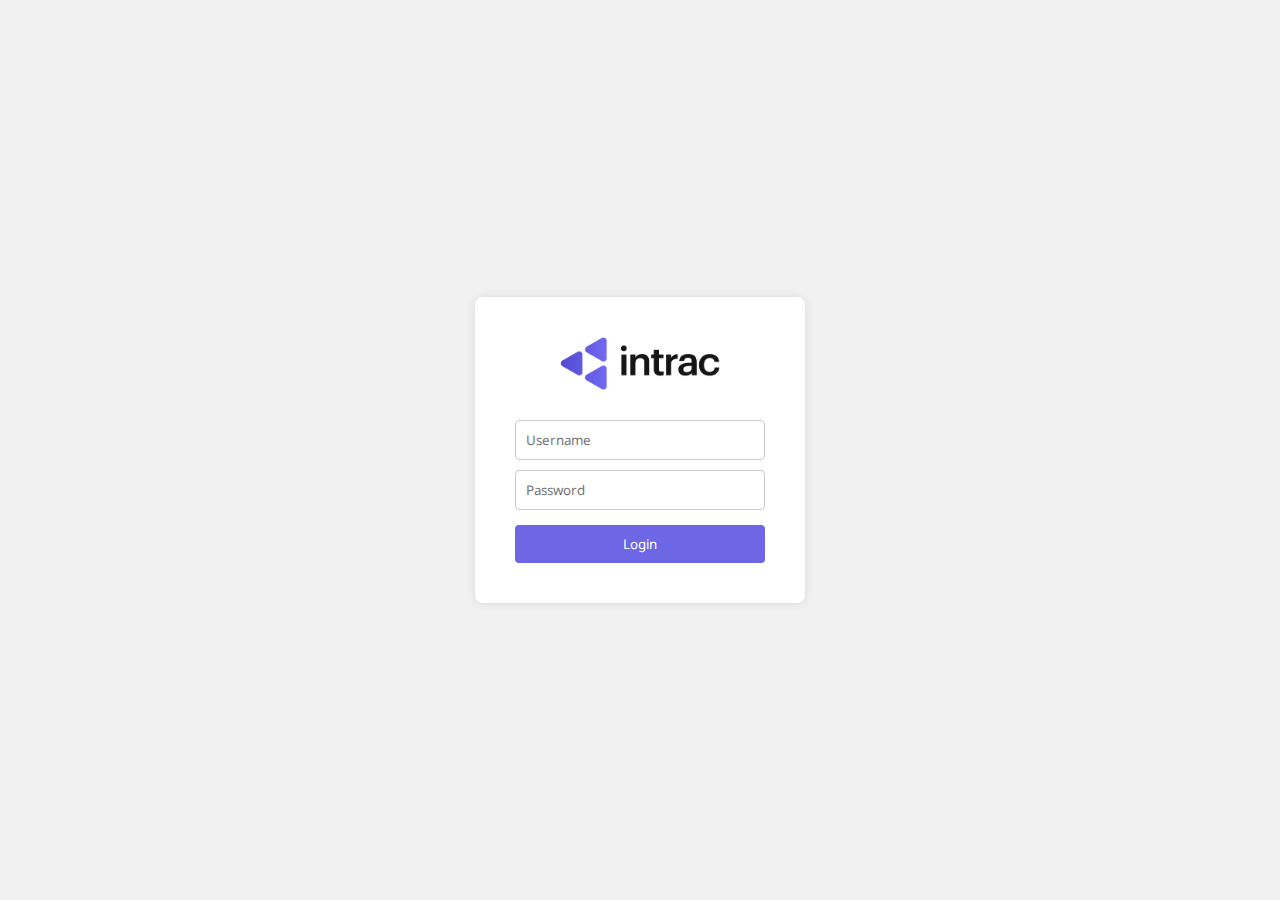
<file: login1.html>
<!DOCTYPE html>
<html lang="en">
<head>
  <meta charset="UTF-8">
  <meta name="viewport" content="width=device-width, initial-scale=1.0">
  <title>Login Screen</title>
  <link rel="stylesheet" href="login1.css">
</head>
<body>

  <div class="login-container">
    <img src="company-logo.png" alt="Company Logo" class="logo">
    <form>
      <input type="text" placeholder="Username" required>
      <input type="password" placeholder="Password" required>
      <button type="submit">Login</button>
    </form>
  </div>

</body>
</html>
</file>
<file: dashboard1.css>
@import url('https://fonts.googleapis.com/css2?family=Noto+Sans');

* {
  font-family: 'Noto Sans', sans-serif;
  margin: 0;
  padding: 0;
  outline: 0;
  appearance: none;
  border: 0;
  text-decoration: none;
  list-style: none;
  box-sizing: border-box;
}

html {
  font-size: 14px;
}

body {
  width: 100vw;
  height: 100vh;
  user-select: none;
  overflow-x: hidden;
  background: #f7f9f9;
}

.primary {
  color: #6d66e5;
}

.container {
  display: grid;
  width: 97%;
  margin: 0 auto;
  gap: 1.8rem;
  grid-template-columns: 14rem auto 23rem;
}

a {
  color: #111;
  cursor: pointer;
}

img {
  display: block;
  width: 100%;
}

h1 {
  font-weight: 800;
  font-size: 1.8rem;
}

h2 {
  font-weight: 500;
  font-size: 1.2rem;
}

h3 {
  font-size: 0.87rem;
}

h4 {
  font-size: 0.8rem;
}

h5 {
  font-size: 0.77rem;
}

small {
  font-size: 0.75rem;
}

.text-muted {
  color: #7d8da1;
}

p {
  color: #677483;
}

b {
  color: #6d66e5;
}

nav {
  height: 100vh;
}

nav .top {
  display: flex;
  align-items: center;
  justify-content: space-between;
  margin-top: 1.4rem;
}

nav .logo {
  display: flex;
  gap: 0.8rem;
  align-items: center;
  margin-left: 2rem;
}

nav .logo img {
  width: auto;
  height: 2rem;
}

nav .close {
  display: none;
}

nav .sidebar {
  display: flex;
  flex-direction: column;
  height: 86vh;
  position: relative;
  top: 1.8rem;
}

.sidebar h3 {
  font-weight: 500;
}

nav .sidebar a span {
  font-size: 1.6rem;
  transition: all 300ms ease;
}

nav .sidebar a {
  display: flex;
  color: #677483;
  margin-left: 1.5rem;
  gap: 0.8rem;
  align-items: center;
  position: relative;
  height: 3rem;
  transition: all 300ms ease;
}

.bottom div {
  color: #444;
  margin-left: 1.6rem;
  font-size: 13px;
  margin-bottom: 5px;
}
.bottom div b {
  margin-left: 0.2rem;
}

nav .sidebar .bottom {
  margin-top: 20px;
}

nav .sidebar a.active {
  background: #ebdef0;
  color: #6d66e5;
  margin-left: 0;
}

nav .sidebar a.active:before {
  content: '';
  width: 6px;
  height: 100%;
  background: #6d66e5;
}

nav .sidebar a.active span {
  color: #6d66e5;
  margin-left: calc(0.5rem - 3px);
}

nav .sidebar a:hover {
  color: #6d66e5;
}

nav .sidebar a:hover span {
  margin-left: 1rem;
}

main {
  margin-top: 2rem;
}

main h1:first-child {
  font-size: 18px;
  margin-left: 10px;
}

main .insights {
  display: grid;
  grid-template-columns: repeat(3, 1fr);
  gap: 1.6rem;
}

main .insights > div {
  background: #fff;
  padding: 1.8rem;
  border-radius: 1rem;
  margin-top: 1rem;
  box-shadow: 0 2rem 3rem rgba(132, 139, 200, 0.09);
  transition: all 300ms ease;
}

main .insights > div:hover {
  box-shadow: none;
}

main .insights > div span {
  background: #6d66e5;
  padding: 0.5rem;
  border-radius: 50%;
  color: white;
  font-size: 1.5rem;
}

main .insights > div.outstanding span {
  background: #6d66e5;
}

main .insights > div.revenue span {
  background: #6d66e5;
}

main .insights h1 {
  font-size: 20px;
  font-weight: 500;
}
main .insights h3 {
  margin: 1rem 0 1rem;
  font-size: 13px;
}

main .insights small {
  margin-top: 1rem;
  display: block;
}

main .current-invoices {
  margin-top: 2rem;
  width: auto;
}

main .current-invoices .top {
  display: flex;
  justify-content: space-between;
}

main .current-invoices h2 {
  margin-bottom: 0.8rem;
}

main .current-invoices table {
  background: #fff;
  width: 100% !important;
  border-radius: 1rem;
  padding: 1.8rem;
  text-align: center;
  box-shadow: 0 2rem 3rem rgba(132, 139, 200, 0.09);
  transition: all 300ms ease;
}

main .current-invoices table:hover {
  box-shadow: none;
}

main table tbody td {
  height: 2.8rem;
  border-bottom: 1px solid #e7e9e9;
  color: #677483;
  text-align: left;
  font-size: 13px;
}

main table tbody tr:last-child td {
  border: none;
}

main .current-invoices a {
  text-align: center;
  display: block;
  margin: 1rem auto;
  color: #6d66e5;
  font-size: 13px;
}

/* Right */
.right {
  margin-top: 1.4rem;
}

.right .top {
  display: flex;
  justify-content: space-between;
  gap: 2rem;
}

.right .top button {
  display: none;
}

.right .top .profile {
  display: flex;
  flex-direction: column;
  gap: 0.5rem;
  text-align: right;
}

.right .current-clients {
  margin-top: 1rem;
}

.right .current-clients h2 {
  margin-bottom: 0.8rem;
}

.right .current-clients .clients {
  background: #fff;
  border-radius: 1rem;
  padding: 1.4rem;
  text-align: left;
  box-shadow: 0 2rem 3rem rgba(132, 139, 200, 0.09);
  display: flex;
  flex-direction: column;
  font-size: 13px;
  overflow-y: scroll;
  height: 84vh;
}

.right .current-clients .clients a {
  color: #677483;
  transition: all 300ms ease;
  display: flex;
}

.client-code {
  width: 10%;
  color: #6d66e5;
}

.right .current-clients .clients a:hover {
  color: #6d66e5;
}

.right .current-clients .direct {
  text-align: center;
  display: block;
  margin: 1rem auto;
  color: #6d66e5;
  font-size: 13px;
}

.billing {
  position: absolute;
  right: 0;
  background: #fff;
  height: 100vh;
  width: 50%;
  display: flex;
  display: none;
}

.billing:before {
  content: '';
  width: 6px;
  height: 100%;
  background: #6d66e5;
}

/* MODAL */

.modal-container {
  height: 100vh;
  position: absolute;
  background: #fff;
  width: 50vw;
  z-index: 10;
  right: 0;
  padding: 20px 40px;
  transition: all 600ms ease;
  transform: translateX(1000px);
}

.modal-container.modal2 {
  height: 100vh;
  position: absolute;
  background: #fff;
  width: 50vw;
  z-index: 7;
  right: 0;
  padding: 20px 40px;
  transition: all 600ms ease;
  transform: translateX(1000px);
}

.modal2.open {
  transform: translateX(-50vw) !important;
}

.no-scroll {
  overflow-y: hidden;
}

.overlay {
  position: absolute;
  background: #000;
  width: 100vw;
  height: 100vh;
  z-index: 6;
  opacity: 60%;
  display: none;
}

.modal-heading {
  font-size: 24px;
  padding: 12px 0px 20px 0px;
  display: flex;
  align-items: center;
  justify-content: space-between;
  border-bottom: 1px solid #edf2f7;
}

.modal-heading:before {
  content: '';
  width: 11px;
  height: 32px;
  background: #6d66e5;
  position: absolute;
  border-radius: 4px;
  left: 16.5px;
}
.modal2 .modal-heading:before {
  content: '';
  width: 11px;
  height: 32px;
  background: #555;
  position: absolute;
  border-radius: 4px;
  left: 16.5px;
}

.modal-heading span {
  cursor: pointer;
  border: 1px solid #edf2f7;
  border-radius: 4px;
  padding: 4px;
  color: #64748b;
}

.client-details {
  font-size: 15px;
  padding: 15px 0;
}

.client-details .detail {
  display: flex;
  justify-content: space-between;
  margin-bottom: 10px;
  padding-bottom: 2px;
  border-bottom: 1px solid #edf2f7;
}

.recurring-items .detail div:last-child {
  text-align: right;
}

.recurring-items .detail {
  display: grid;
  grid-template-columns: repeat(3, 1fr);
  margin-bottom: 10px;
  text-align: left;
}

.client-table-heading.fourcol {
  grid-template-columns: 1fr 1fr 1fr 1fr;
}

.client-table-heading th:last-child {
  text-align: right;
}

.client-table-row.fourcol {
  grid-template-columns: 1fr 1fr 1fr 1fr;
}

.client-table-row td:last-child {
  text-align: right;
}

.recurring-items .detail.fivecol {
  grid-template-columns: 1fr 1fr 300px 1fr 1fr;
}

.recurring-items .detail.remind {
  grid-template-columns: 60px 1fr 1fr;
}

.month {
  text-align: center;
}

.detail-left {
  color: #64748b;
}

.detail-right {
  color: #0a0f1c;
}
.detail-right a {
  color: #6d66e5;
}

.value {
  padding: 20px 0px;
  display: flex;
  justify-content: space-between;
}

.value-left {
  color: #64748b;
}

.value-right {
  font-size: 15px;
  font-weight: 900;
}

.modal-btn {
  padding-top: 10px;
  display: grid;
  grid-template-columns: repeat(3, 1fr);
  gap: 15px;
}

.modal-btn button {
  padding: 14px 16px;
  border-radius: 8px;
  cursor: pointer;
  background: #6d66e5;
  color: #fff;
}

.modal-btn button:nth-child(2) {
  padding: 14px 16px;
  border-radius: 8px;
  margin-left: 8px;
  cursor: pointer;
  background: #edf2f7;
  color: #000;
  font-weight: 600;
}

.client-invoices {
  padding: 10px 0 20px 0;
}

.client-table-heading {
  display: grid;
  grid-template-columns: repeat(5, 1fr);
  text-align: left;
  font-weight: 900;
}

.client-table-row {
  display: grid;
  grid-template-columns: repeat(5, 1fr);
  margin-top: 6px;
  color: #64748b;
}

.modal-container.open {
  transform: translateX(0);
  overflow-y: scroll;
}

input,
textarea {
  margin: 5px 0;
  padding: 10px;
  border: 1px solid #ccc;
  border-radius: 4px;
  text-align: right;
}

textarea {
  resize: none;
}

/* Reset default browser styles */
select {
  -webkit-appearance: none;
  -moz-appearance: none;
  appearance: none;
  background-color: transparent;
  border: 1px solid #ced4da;
  margin-bottom: 5px;
  border-radius: 4px;
  padding: 8px 40px 8px 10px;
  font-size: 14px;
  font-family: 'Noto Sans', sans-serif;
  max-width: 300px; /* Adjust as needed */
  cursor: pointer;
  transition: border-color 0.3s ease;
}

/* Hover effect */
select:hover {
  border-color: #adb5bd;
}

/* Focus effect */
select:focus {
  outline: none;
  border-color: #4d90fe;
}

textarea:focus,
input[type='text']:focus {
  outline: 1px solid #4d90fe;
}

input[type='checkbox'] {
  -webkit-appearance: checkbox;
  -moz-appearance: checkbox;
  appearance: checkbox;
}

.flex-align-center {
  display: flex;
  align-items: center;
  gap: 8px;
}

/* MEDIA QUERIES */
@media screen and (max-width: 1200px) {
  .container {
    width: 94%;
    grid-template-columns: 7rem auto 23rem;
  }
  nav .logo {
    margin-left: 10px;
  }
  nav .logo img {
    height: 20px;
  }
  nav .sidebar h3 {
    display: none;
  }
  .logged-in {
    display: none;
  }
  nav .sidebar a {
    width: 4.5rem;
  }

  nav .sidebar a:last-child {
    position: relative;
  }
  main .insights {
    grid-template-columns: 1fr;
    gap: 0;
    width: auto;
  }
}
</file>
<file: login1.css>
@import url('https://fonts.googleapis.com/css2?family=Noto+Sans');

* {
  font-family: 'Noto Sans', sans-serif;
}

body {
  margin: 0;
  padding: 0;
  display: flex;
  align-items: center;
  justify-content: center;
  height: 100vh;
  background-color: #f1f1f1;
}

.login-container {
  background-color: #fff;
  border-radius: 8px;
  box-shadow: 0 0 10px rgba(0, 0, 0, 0.1);
  padding: 40px;
  text-align: center;
}

.logo {
  width: 160px;
  margin-bottom: 20px;
}

form {
  display: flex;
  width: 250px;
  flex-direction: column;
}

input {
  margin: 5px 0;
  padding: 10px;
  border: 1px solid #ccc;
  border-radius: 4px;
}

button {
  background-color: #6d66e5;
  color: #fff;
  padding: 10px;
  margin-top: 10px;
  border: none;
  border-radius: 4px;
  cursor: pointer;
  transition: background-color 0.3s;
}

button:hover {
  background-color: #453dd1;
}

#error {
  color: #6d66e5;
  font-size: 14px;
  max-width: 250px;
  text-align: left;
  margin-top: 10px;
}

@media (max-width: 375px) {
  form {
    width: 200px;
  }
  .login-container {
    padding: 25px;
  }
  .logo {
    width: 120px;
  }
}
</file>
